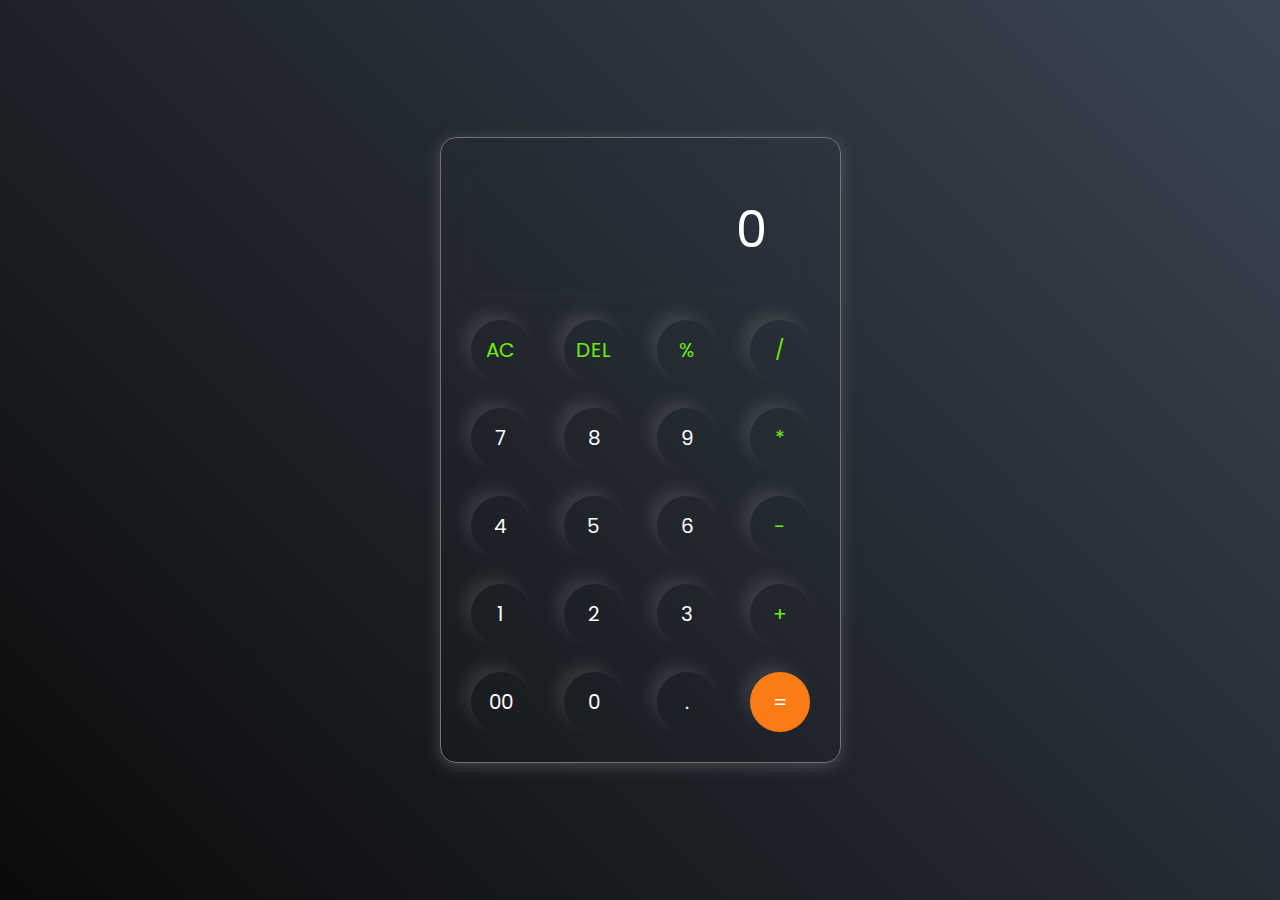
<file: index.html>
<!DOCTYPE html>
<html lang="en">
<head>
    <meta charset="UTF-8">
    <meta name="viewport" content="width=device-width, initial-scale=1.0">
    <title>Calculator</title>
    <link rel="stylesheet" href="style.css">
</head>
<body>
    <div class="container">
    <div class = "Calculator">
        <input type="text" id="inputBox" placeholder="0">
        <div>
            <button class="button operator">AC</button>
            <button class="button operator">DEL</button>
            <button class="button operator">%</button>
            <button class="button operator">/</button>
        </div>

        <div>
            <button class="button">7</button>
            <button class="button">8</button>
            <button class="button">9</button>
            <button class="button operator">*</button>
        </div>

        <div>
            <button class="button">4</button>
            <button class="button">5</button>
            <button class="button">6</button>
            <button class="button operator">-</button>
        </div>

        <div>
            <button class="button">1</button>
            <button class="button">2</button>
            <button class="button">3</button>
            <button class="button operator">+</button>
        </div>

        <div>
            <button class="button">00</button>
            <button class="button">0</button>
            <button class="button">.</button>
            <button class="button equalBtn">=</button>
        </div>
    </div>
</div>
<script src="script.js"></script>
</body>
</html>
</file>
<file: style.css>
@import url('https://fonts.googleapis.com/css2?family=Poppins:wght@700&family=Roboto:wght@400;700&display=swap');


*{
    margin: 0;
    padding: 0;
    box-sizing: border-box;
    font-family: 'Poppins', sans-serif;
    font-size: 50px;

}

body{
    width: 100%;
    height: 100vh;
    display: flex;
    justify-content: center;
    align-items: center;
    background: linear-gradient(45deg,#0a0a0a,#3a4452);
}

.Calculator{
    border: 1px solid #717377;
    padding: 20px;
    border-radius: 16px;
    background-color: transparent;
    box-shadow: 0px 3px 15px rgba(113,115,119,0.5);
    
}

input{
    width: 320px;
    border: none;
    padding: 24px;
    margin: 10px;
    background:transparent ;
    box-shadow: 0px 3px 15px rgba(84,84,84,0.1);
    font: 40px;
    text-align: right;
    columns: #ffffff;
}
input::placeholder{
    color: #ffffff;
}
button{
    border: none;
    width: 60px;
    height: 60px;
    margin: 10px;
    border-radius: 50%;
    background: transparent;
    color: #ffffff;
    font-size: 20px;
    box-shadow: -8px -8px 15px rgba(255, 255, 255, 0.1);
    cursor: pointer;
}

.equalBtn{
    background-color: #fb7c14;
}

.operator{
    color: #6dee0a;
}
</file>
